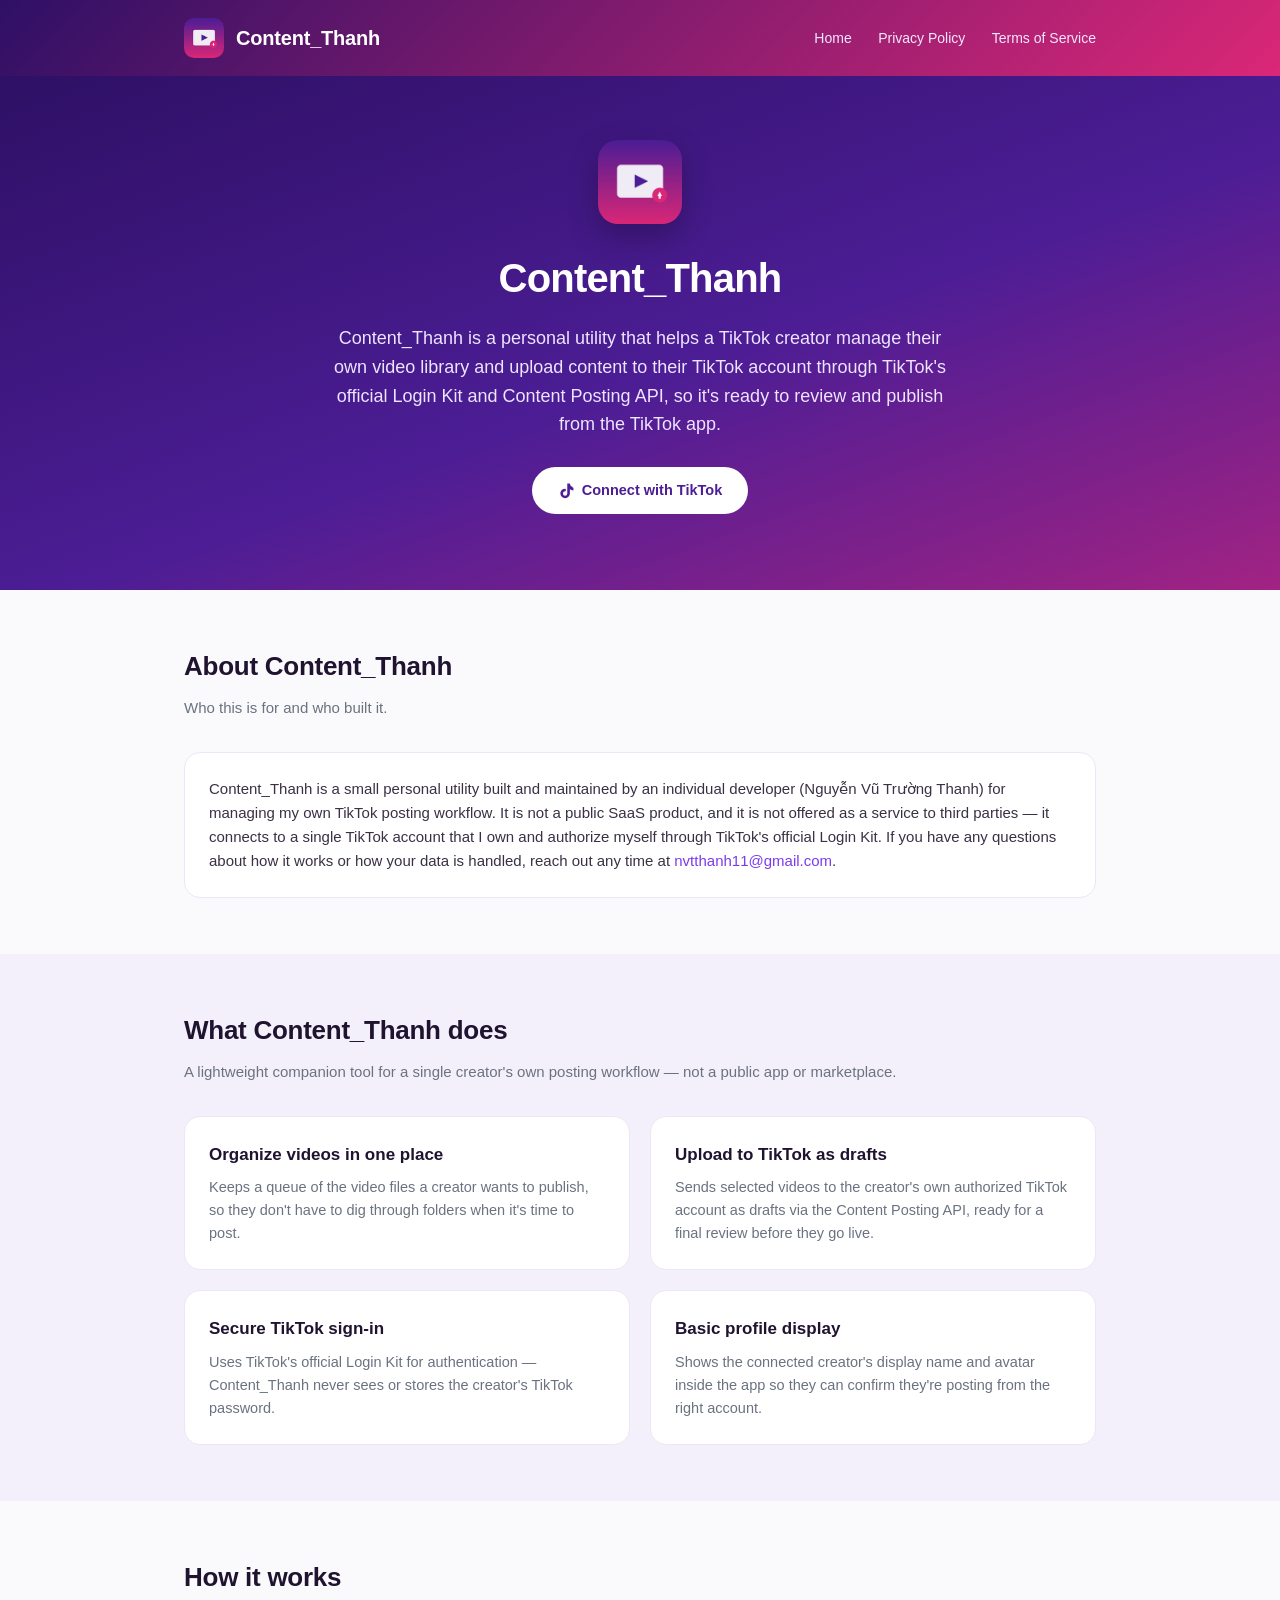
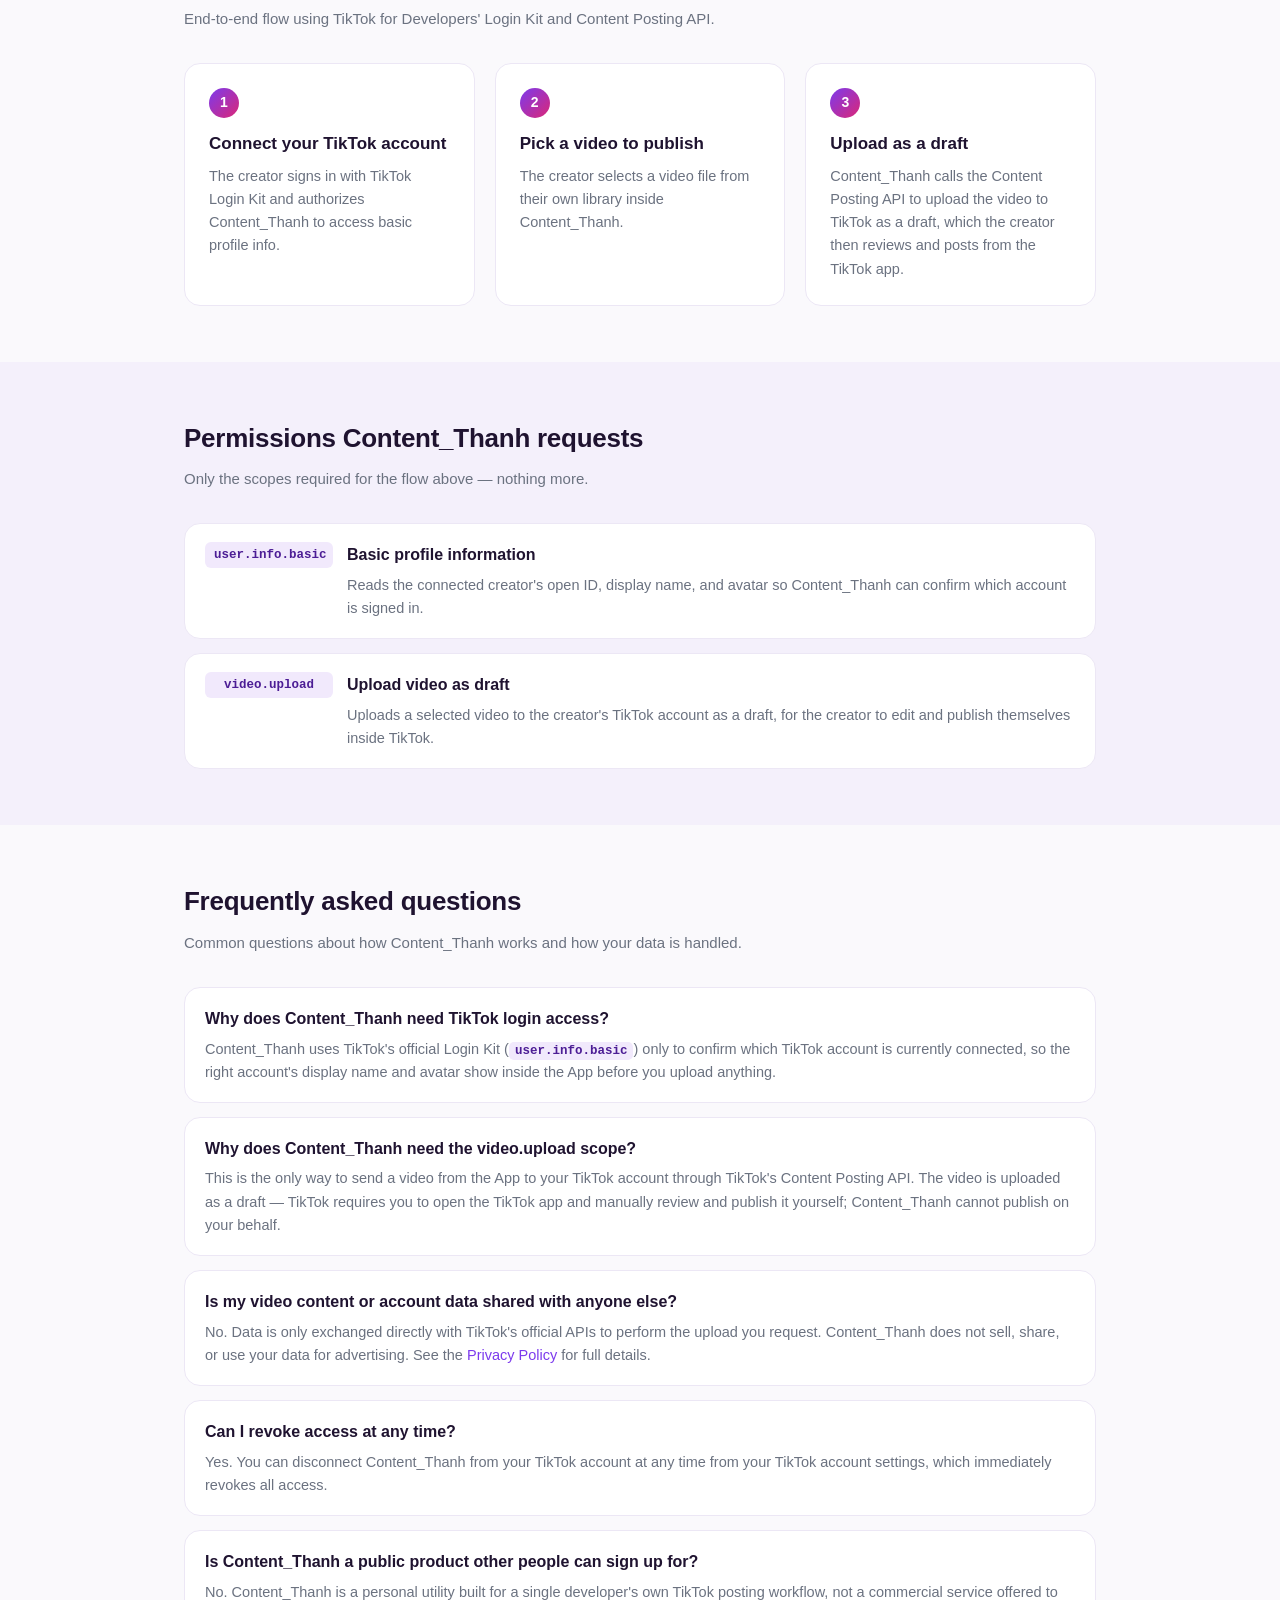
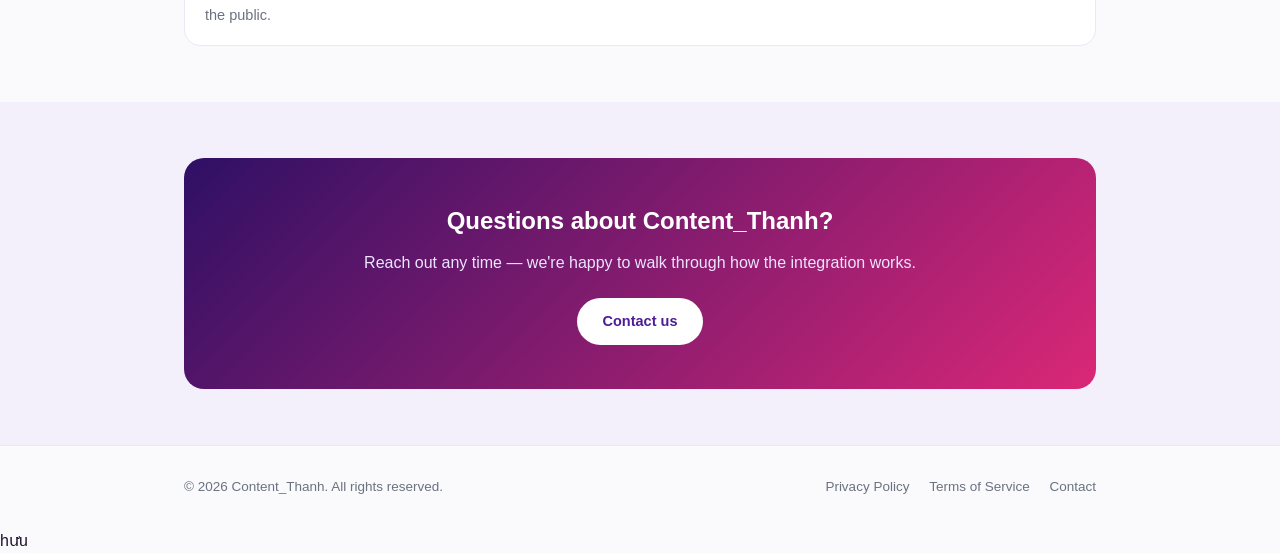
<file: index.html>
<!DOCTYPE html>
<html lang="en">
<head>
<meta charset="UTF-8">
<meta name="viewport" content="width=device-width, initial-scale=1.0">
<title>Content_Thanh &mdash; Automatic TikTok Video Posting Tool</title>
<meta name="description" content="Content_Thanh helps creators manage and automatically post video content to their own TikTok account through TikTok's official Login Kit and Content Posting API.">
<link rel="icon" type="image/x-icon" href="favicon.ico">
<link rel="icon" type="image/png" sizes="32x32" href="icon-32.png">
<link rel="icon" type="image/png" sizes="192x192" href="icon-192.png">
<link rel="apple-touch-icon" href="apple-touch-icon.png">
<link rel="stylesheet" href="style.css">
</head>
<body>

<header class="site-header">
  <div class="wrap">
    <div class="brand">
      <img src="icon-64.png" alt="Content_Thanh app icon">
      <span>Content_Thanh</span>
    </div>
    <nav class="site-nav">
      <a href="index.html">Home</a>
      <a href="privacy.html">Privacy Policy</a>
      <a href="terms.html">Terms of Service</a>
    </nav>
  </div>
</header>

<section class="hero">
  <div class="wrap">
    <img class="icon-badge" src="icon-192.png" alt="Content_Thanh">
    <h1>Content_Thanh</h1>
    <p class="lead">Content_Thanh is a personal utility that helps a TikTok creator manage their own video library and upload content to their TikTok account through TikTok's official Login Kit and Content Posting API, so it's ready to review and publish from the TikTok app.</p>
    <div class="hero-cta">
      <a class="btn" id="tiktok-login-btn" href="#">
        <svg xmlns="http://www.w3.org/2000/svg" width="18" height="18" viewBox="0 0 24 24" fill="currentColor" style="vertical-align:middle;margin-right:6px;flex-shrink:0"><path d="M19.59 6.69a4.83 4.83 0 0 1-3.77-4.25V2h-3.45v13.67a2.89 2.89 0 0 1-2.88 2.5 2.89 2.89 0 0 1-2.89-2.89 2.89 2.89 0 0 1 2.89-2.89c.28 0 .54.04.79.1V9.01a6.35 6.35 0 0 0-.79-.05 6.34 6.34 0 0 0-6.34 6.34 6.34 6.34 0 0 0 6.34 6.34 6.34 6.34 0 0 0 6.34-6.34V9.68a8.09 8.09 0 0 0 4.74 1.52V7.74a4.85 4.85 0 0 1-1-.05z"/></svg>Connect with TikTok
      </a>
    </div>
  </div>
</section>

<section>
  <div class="wrap">
    <h2 class="section-title">About Content_Thanh</h2>
    <p class="section-sub">Who this is for and who built it.</p>
    <div class="card">
      <p style="margin:0;color:#3a3145;font-size:15px;">Content_Thanh is a small personal utility built and maintained by an individual developer (Nguyễn Vũ Trường Thanh) for managing my own TikTok posting workflow. It is not a public SaaS product, and it is not offered as a service to third parties &mdash; it connects to a single TikTok account that I own and authorize myself through TikTok's official Login Kit. If you have any questions about how it works or how your data is handled, reach out any time at <a href="mailto:nvtthanh11@gmail.com">nvtthanh11@gmail.com</a>.</p>
    </div>
  </div>
</section>

<section class="alt">
  <div class="wrap">
    <h2 class="section-title">What Content_Thanh does</h2>
    <p class="section-sub">A lightweight companion tool for a single creator's own posting workflow &mdash; not a public app or marketplace.</p>
    <div class="grid-2">
      <div class="card">
        <h3>Organize videos in one place</h3>
        <p>Keeps a queue of the video files a creator wants to publish, so they don't have to dig through folders when it's time to post.</p>
      </div>
      <div class="card">
        <h3>Upload to TikTok as drafts</h3>
        <p>Sends selected videos to the creator's own authorized TikTok account as drafts via the Content Posting API, ready for a final review before they go live.</p>
      </div>
      <div class="card">
        <h3>Secure TikTok sign-in</h3>
        <p>Uses TikTok's official Login Kit for authentication &mdash; Content_Thanh never sees or stores the creator's TikTok password.</p>
      </div>
      <div class="card">
        <h3>Basic profile display</h3>
        <p>Shows the connected creator's display name and avatar inside the app so they can confirm they're posting from the right account.</p>
      </div>
    </div>
  </div>
</section>

<section>
  <div class="wrap">
    <h2 class="section-title">How it works</h2>
    <p class="section-sub">End-to-end flow using TikTok for Developers' Login Kit and Content Posting API.</p>
    <div class="grid-3">
      <div class="card">
        <span class="num">1</span>
        <h3>Connect your TikTok account</h3>
        <p>The creator signs in with TikTok Login Kit and authorizes Content_Thanh to access basic profile info.</p>
      </div>
      <div class="card">
        <span class="num">2</span>
        <h3>Pick a video to publish</h3>
        <p>The creator selects a video file from their own library inside Content_Thanh.</p>
      </div>
      <div class="card">
        <span class="num">3</span>
        <h3>Upload as a draft</h3>
        <p>Content_Thanh calls the Content Posting API to upload the video to TikTok as a draft, which the creator then reviews and posts from the TikTok app.</p>
      </div>
    </div>
  </div>
</section>

<section class="alt">
  <div class="wrap">
    <h2 class="section-title">Permissions Content_Thanh requests</h2>
    <p class="section-sub">Only the scopes required for the flow above &mdash; nothing more.</p>
    <div class="scope-list">
      <div class="scope-item">
        <code>user.info.basic</code>
        <div>
          <strong>Basic profile information</strong>
          <p>Reads the connected creator's open ID, display name, and avatar so Content_Thanh can confirm which account is signed in.</p>
        </div>
      </div>
      <div class="scope-item">
        <code>video.upload</code>
        <div>
          <strong>Upload video as draft</strong>
          <p>Uploads a selected video to the creator's TikTok account as a draft, for the creator to edit and publish themselves inside TikTok.</p>
        </div>
      </div>
    </div>
  </div>
</section>

<section>
  <div class="wrap">
    <h2 class="section-title">Frequently asked questions</h2>
    <p class="section-sub">Common questions about how Content_Thanh works and how your data is handled.</p>
    <div class="scope-list">
      <div class="scope-item">
        <div>
          <strong>Why does Content_Thanh need TikTok login access?</strong>
          <p>Content_Thanh uses TikTok's official Login Kit (<code>user.info.basic</code>) only to confirm which TikTok account is currently connected, so the right account's display name and avatar show inside the App before you upload anything.</p>
        </div>
      </div>
      <div class="scope-item">
        <div>
          <strong>Why does Content_Thanh need the video.upload scope?</strong>
          <p>This is the only way to send a video from the App to your TikTok account through TikTok's Content Posting API. The video is uploaded as a draft &mdash; TikTok requires you to open the TikTok app and manually review and publish it yourself; Content_Thanh cannot publish on your behalf.</p>
        </div>
      </div>
      <div class="scope-item">
        <div>
          <strong>Is my video content or account data shared with anyone else?</strong>
          <p>No. Data is only exchanged directly with TikTok's official APIs to perform the upload you request. Content_Thanh does not sell, share, or use your data for advertising. See the <a href="privacy.html">Privacy Policy</a> for full details.</p>
        </div>
      </div>
      <div class="scope-item">
        <div>
          <strong>Can I revoke access at any time?</strong>
          <p>Yes. You can disconnect Content_Thanh from your TikTok account at any time from your TikTok account settings, which immediately revokes all access.</p>
        </div>
      </div>
      <div class="scope-item">
        <div>
          <strong>Is Content_Thanh a public product other people can sign up for?</strong>
          <p>No. Content_Thanh is a personal utility built for a single developer's own TikTok posting workflow, not a commercial service offered to the public.</p>
        </div>
      </div>
    </div>
  </div>
</section>

<section class="alt">
  <div class="wrap">
    <div class="cta">
      <h2>Questions about Content_Thanh?</h2>
      <p>Reach out any time &mdash; we're happy to walk through how the integration works.</p>
      <a class="btn" href="mailto:nvtthanh11@gmail.com">Contact us</a>
    </div>
  </div>
</section>

<footer class="site-footer">
  <div class="wrap">
    <span>&copy; 2026 Content_Thanh. All rights reserved.</span>
    <div>
      <a href="privacy.html">Privacy Policy</a>
      <a href="terms.html">Terms of Service</a>
      <a href="mailto:nvtthanh11@gmail.com">Contact</a>
    </div>
  </div>
</footer>

<script>
(function(){
  var p = new URLSearchParams(window.location.search);
  if(p.get('code')){
    var b = document.getElementById('tiktok-login-btn');
    if(b){
      b.innerHTML = '&#10003; TikTok Connected';
      b.style.background = '#10b981';
      b.style.color = '#fff';
      b.removeAttribute('href');
      b.style.cursor = 'default';
    }
    return;
  }

  var btn = document.getElementById('tiktok-login-btn');
  if(!btn) return;

  btn.addEventListener('click', async function(e){
    e.preventDefault();
    btn.textContent = 'Connecting…';
    btn.style.opacity = '0.7';

    var arr = new Uint8Array(32);
    crypto.getRandomValues(arr);
    var verifier = btoa(String.fromCharCode.apply(null, arr))
      .replace(/\+/g,'-').replace(/\//g,'_').replace(/=/g,'');
    sessionStorage.setItem('tt_cv', verifier);

    var data = new TextEncoder().encode(verifier);
    var hash = await crypto.subtle.digest('SHA-256', data);
    var challenge = btoa(String.fromCharCode.apply(null, new Uint8Array(hash)))
      .replace(/\+/g,'-').replace(/\//g,'_').replace(/=/g,'');

    var url = new URL('https://www.tiktok.com/v2/auth/authorize/');
    url.searchParams.set('client_key', 'aw1mnyno95dg4vum');
    url.searchParams.set('scope', 'user.info.basic,video.upload');
    url.searchParams.set('response_type', 'code');
    url.searchParams.set('redirect_uri', 'https://nvtthanh11.github.io/content-thanh-app/');
    url.searchParams.set('state', 'login');
    url.searchParams.set('code_challenge', challenge);
    url.searchParams.set('code_challenge_method', 'S256');

    window.location.href = url.toString();
  });
})();
</script>
</body>
</html>hưu
</file>
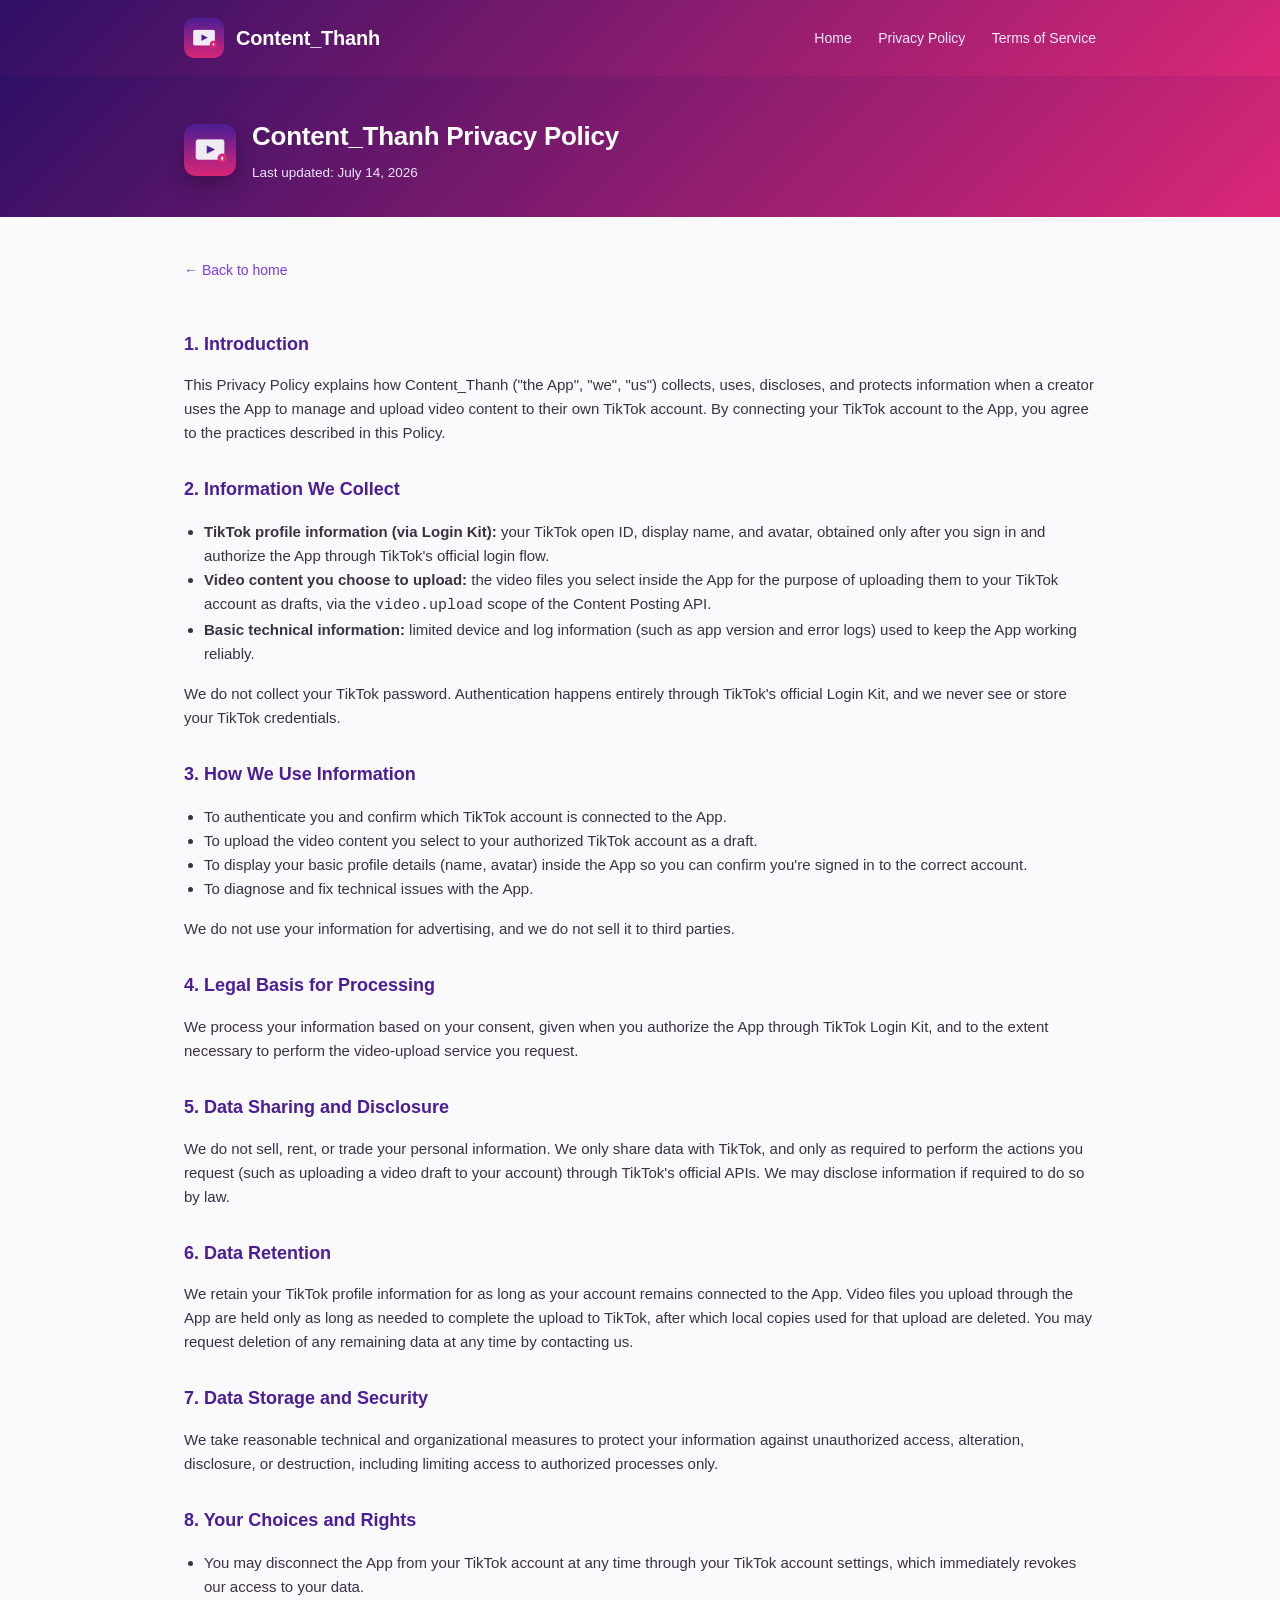
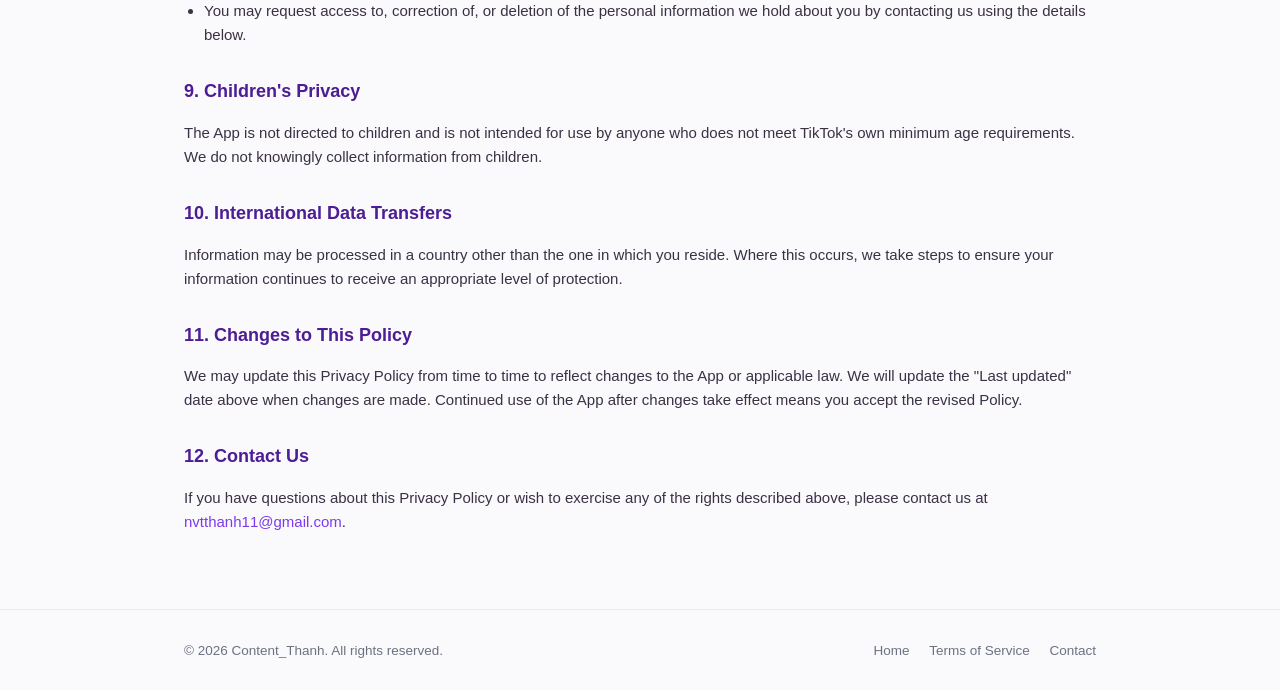
<file: privacy.html>
<!DOCTYPE html>
<html lang="en">
<head>
<meta charset="UTF-8">
<meta name="viewport" content="width=device-width, initial-scale=1.0">
<title>Content_Thanh Privacy Policy</title>
<meta name="description" content="Privacy Policy for the Content_Thanh application.">
<link rel="icon" type="image/x-icon" href="favicon.ico">
<link rel="icon" type="image/png" sizes="32x32" href="icon-32.png">
<link rel="icon" type="image/png" sizes="192x192" href="icon-192.png">
<link rel="apple-touch-icon" href="apple-touch-icon.png">
<link rel="stylesheet" href="style.css">
</head>
<body>

<header class="site-header">
  <div class="wrap">
    <div class="brand">
      <img src="icon-64.png" alt="Content_Thanh app icon">
      <span>Content_Thanh</span>
    </div>
    <nav class="site-nav">
      <a href="index.html">Home</a>
      <a href="privacy.html">Privacy Policy</a>
      <a href="terms.html">Terms of Service</a>
    </nav>
  </div>
</header>

<div class="legal-header">
  <div class="wrap">
    <img src="icon-64.png" alt="Content_Thanh app icon">
    <div>
      <h1>Content_Thanh Privacy Policy</h1>
      <div class="updated">Last updated: July 14, 2026</div>
    </div>
  </div>
</div>

<div class="legal-body">
  <div class="wrap">
    <a class="back-link" href="index.html">&larr; Back to home</a>

    <h2>1. Introduction</h2>
    <p>This Privacy Policy explains how Content_Thanh ("the App", "we", "us") collects, uses, discloses, and protects information when a creator uses the App to manage and upload video content to their own TikTok account. By connecting your TikTok account to the App, you agree to the practices described in this Policy.</p>

    <h2>2. Information We Collect</h2>
    <ul>
      <li><strong>TikTok profile information (via Login Kit):</strong> your TikTok open ID, display name, and avatar, obtained only after you sign in and authorize the App through TikTok's official login flow.</li>
      <li><strong>Video content you choose to upload:</strong> the video files you select inside the App for the purpose of uploading them to your TikTok account as drafts, via the <code>video.upload</code> scope of the Content Posting API.</li>
      <li><strong>Basic technical information:</strong> limited device and log information (such as app version and error logs) used to keep the App working reliably.</li>
    </ul>
    <p>We do not collect your TikTok password. Authentication happens entirely through TikTok's official Login Kit, and we never see or store your TikTok credentials.</p>

    <h2>3. How We Use Information</h2>
    <ul>
      <li>To authenticate you and confirm which TikTok account is connected to the App.</li>
      <li>To upload the video content you select to your authorized TikTok account as a draft.</li>
      <li>To display your basic profile details (name, avatar) inside the App so you can confirm you're signed in to the correct account.</li>
      <li>To diagnose and fix technical issues with the App.</li>
    </ul>
    <p>We do not use your information for advertising, and we do not sell it to third parties.</p>

    <h2>4. Legal Basis for Processing</h2>
    <p>We process your information based on your consent, given when you authorize the App through TikTok Login Kit, and to the extent necessary to perform the video-upload service you request.</p>

    <h2>5. Data Sharing and Disclosure</h2>
    <p>We do not sell, rent, or trade your personal information. We only share data with TikTok, and only as required to perform the actions you request (such as uploading a video draft to your account) through TikTok's official APIs. We may disclose information if required to do so by law.</p>

    <h2>6. Data Retention</h2>
    <p>We retain your TikTok profile information for as long as your account remains connected to the App. Video files you upload through the App are held only as long as needed to complete the upload to TikTok, after which local copies used for that upload are deleted. You may request deletion of any remaining data at any time by contacting us.</p>

    <h2>7. Data Storage and Security</h2>
    <p>We take reasonable technical and organizational measures to protect your information against unauthorized access, alteration, disclosure, or destruction, including limiting access to authorized processes only.</p>

    <h2>8. Your Choices and Rights</h2>
    <ul>
      <li>You may disconnect the App from your TikTok account at any time through your TikTok account settings, which immediately revokes our access to your data.</li>
      <li>You may request access to, correction of, or deletion of the personal information we hold about you by contacting us using the details below.</li>
    </ul>

    <h2>9. Children's Privacy</h2>
    <p>The App is not directed to children and is not intended for use by anyone who does not meet TikTok's own minimum age requirements. We do not knowingly collect information from children.</p>

    <h2>10. International Data Transfers</h2>
    <p>Information may be processed in a country other than the one in which you reside. Where this occurs, we take steps to ensure your information continues to receive an appropriate level of protection.</p>

    <h2>11. Changes to This Policy</h2>
    <p>We may update this Privacy Policy from time to time to reflect changes to the App or applicable law. We will update the "Last updated" date above when changes are made. Continued use of the App after changes take effect means you accept the revised Policy.</p>

    <h2>12. Contact Us</h2>
    <p>If you have questions about this Privacy Policy or wish to exercise any of the rights described above, please contact us at <a href="mailto:nvtthanh11@gmail.com">nvtthanh11@gmail.com</a>.</p>
  </div>
</div>

<footer class="site-footer">
  <div class="wrap">
    <span>&copy; 2026 Content_Thanh. All rights reserved.</span>
    <div>
      <a href="index.html">Home</a>
      <a href="terms.html">Terms of Service</a>
      <a href="mailto:nvtthanh11@gmail.com">Contact</a>
    </div>
  </div>
</footer>

</body>
</html>
</file>
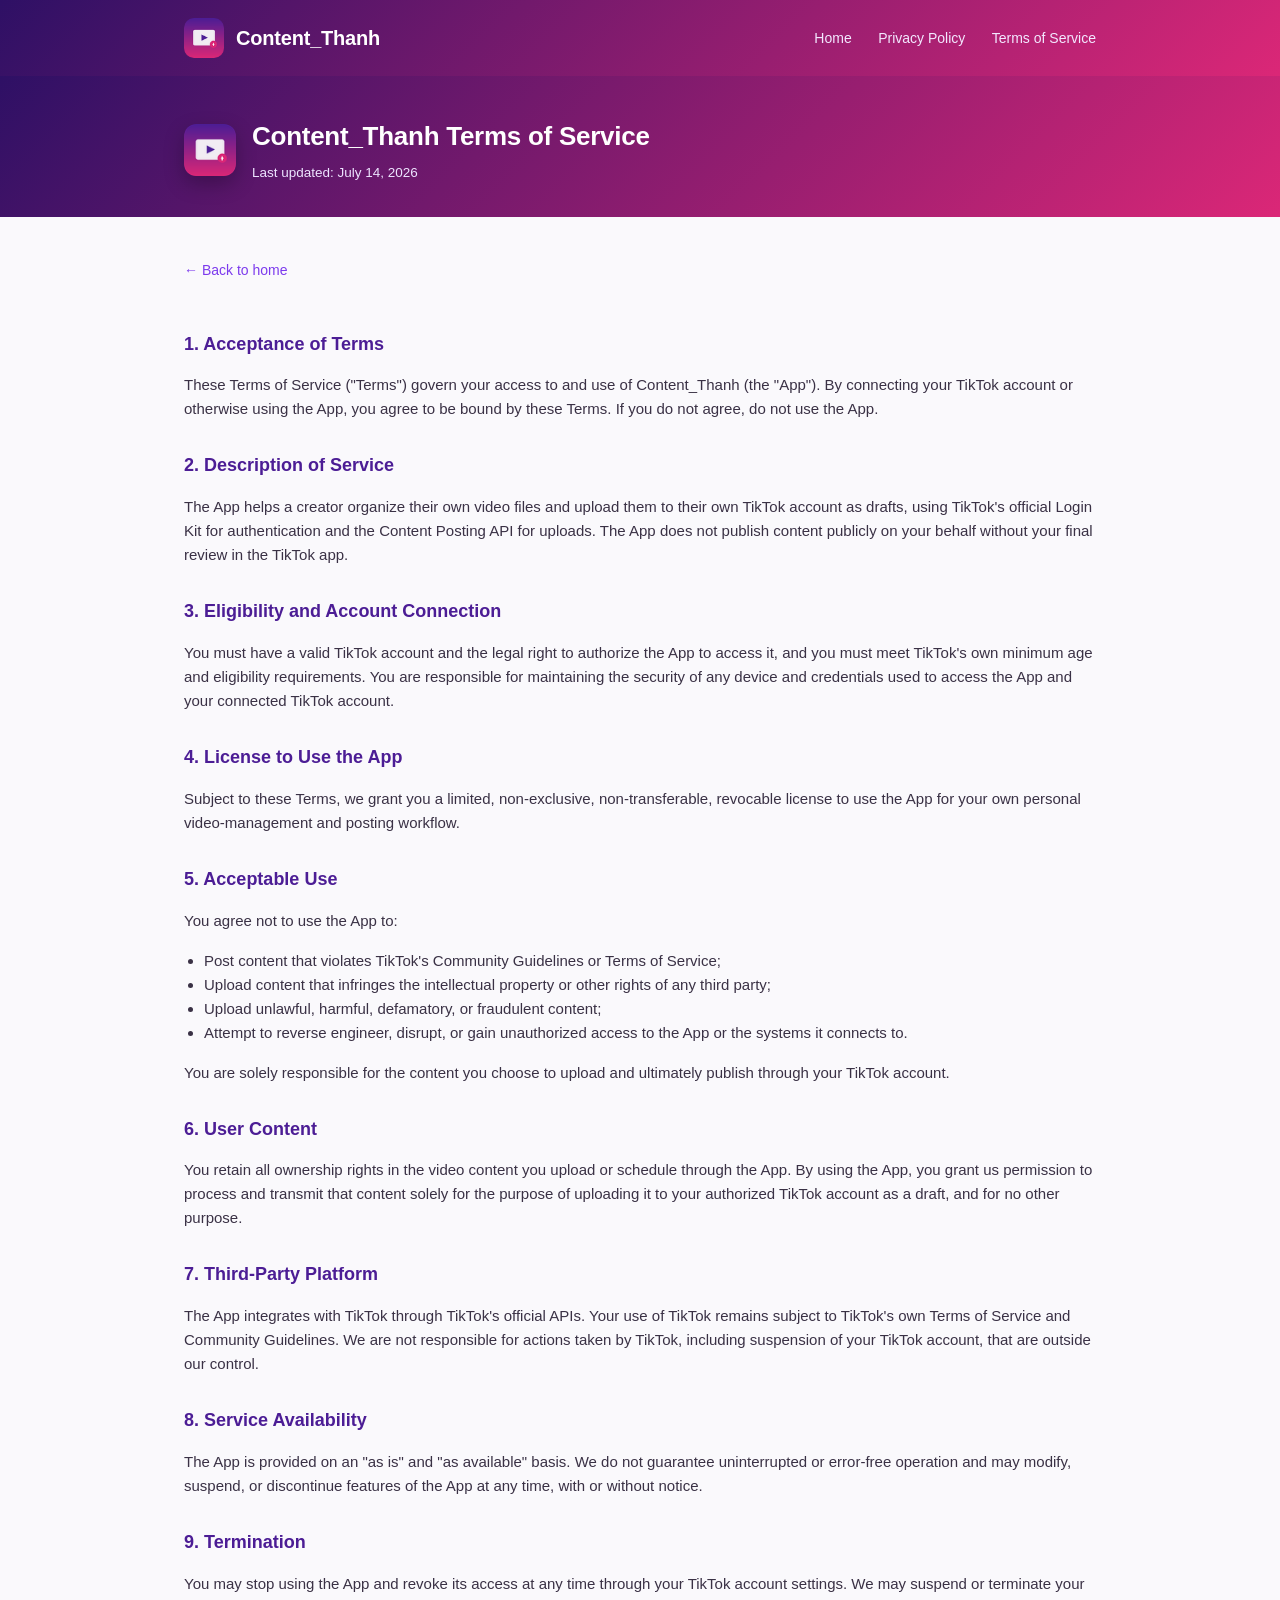
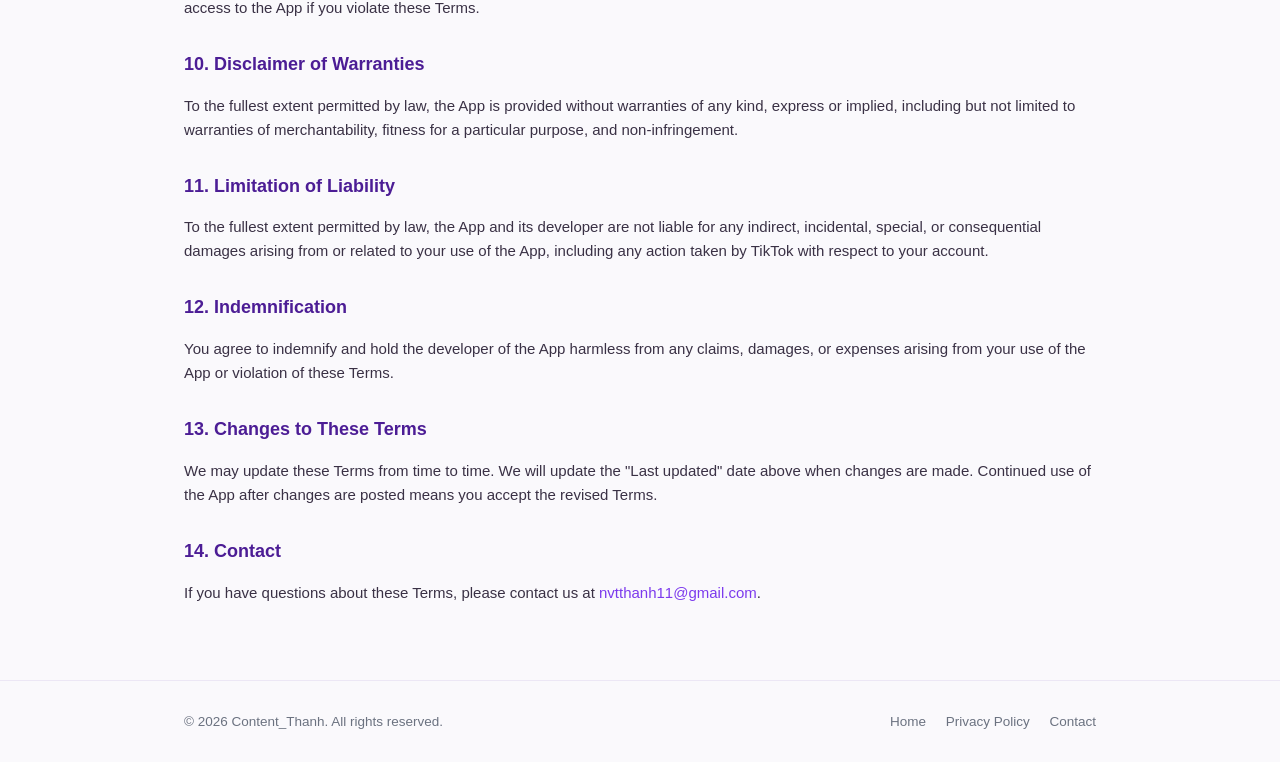
<file: terms.html>
<!DOCTYPE html>
<html lang="en">
<head>
<meta charset="UTF-8">
<meta name="viewport" content="width=device-width, initial-scale=1.0">
<title>Content_Thanh Terms of Service</title>
<meta name="description" content="Terms of Service for the Content_Thanh application.">
<link rel="icon" type="image/x-icon" href="favicon.ico">
<link rel="icon" type="image/png" sizes="32x32" href="icon-32.png">
<link rel="icon" type="image/png" sizes="192x192" href="icon-192.png">
<link rel="apple-touch-icon" href="apple-touch-icon.png">
<link rel="stylesheet" href="style.css">
</head>
<body>

<header class="site-header">
  <div class="wrap">
    <div class="brand">
      <img src="icon-64.png" alt="Content_Thanh app icon">
      <span>Content_Thanh</span>
    </div>
    <nav class="site-nav">
      <a href="index.html">Home</a>
      <a href="privacy.html">Privacy Policy</a>
      <a href="terms.html">Terms of Service</a>
    </nav>
  </div>
</header>

<div class="legal-header">
  <div class="wrap">
    <img src="icon-64.png" alt="Content_Thanh app icon">
    <div>
      <h1>Content_Thanh Terms of Service</h1>
      <div class="updated">Last updated: July 14, 2026</div>
    </div>
  </div>
</div>

<div class="legal-body">
  <div class="wrap">
    <a class="back-link" href="index.html">&larr; Back to home</a>

    <h2>1. Acceptance of Terms</h2>
    <p>These Terms of Service ("Terms") govern your access to and use of Content_Thanh (the "App"). By connecting your TikTok account or otherwise using the App, you agree to be bound by these Terms. If you do not agree, do not use the App.</p>

    <h2>2. Description of Service</h2>
    <p>The App helps a creator organize their own video files and upload them to their own TikTok account as drafts, using TikTok's official Login Kit for authentication and the Content Posting API for uploads. The App does not publish content publicly on your behalf without your final review in the TikTok app.</p>

    <h2>3. Eligibility and Account Connection</h2>
    <p>You must have a valid TikTok account and the legal right to authorize the App to access it, and you must meet TikTok's own minimum age and eligibility requirements. You are responsible for maintaining the security of any device and credentials used to access the App and your connected TikTok account.</p>

    <h2>4. License to Use the App</h2>
    <p>Subject to these Terms, we grant you a limited, non-exclusive, non-transferable, revocable license to use the App for your own personal video-management and posting workflow.</p>

    <h2>5. Acceptable Use</h2>
    <p>You agree not to use the App to:</p>
    <ul>
      <li>Post content that violates TikTok's Community Guidelines or Terms of Service;</li>
      <li>Upload content that infringes the intellectual property or other rights of any third party;</li>
      <li>Upload unlawful, harmful, defamatory, or fraudulent content;</li>
      <li>Attempt to reverse engineer, disrupt, or gain unauthorized access to the App or the systems it connects to.</li>
    </ul>
    <p>You are solely responsible for the content you choose to upload and ultimately publish through your TikTok account.</p>

    <h2>6. User Content</h2>
    <p>You retain all ownership rights in the video content you upload or schedule through the App. By using the App, you grant us permission to process and transmit that content solely for the purpose of uploading it to your authorized TikTok account as a draft, and for no other purpose.</p>

    <h2>7. Third-Party Platform</h2>
    <p>The App integrates with TikTok through TikTok's official APIs. Your use of TikTok remains subject to TikTok's own Terms of Service and Community Guidelines. We are not responsible for actions taken by TikTok, including suspension of your TikTok account, that are outside our control.</p>

    <h2>8. Service Availability</h2>
    <p>The App is provided on an "as is" and "as available" basis. We do not guarantee uninterrupted or error-free operation and may modify, suspend, or discontinue features of the App at any time, with or without notice.</p>

    <h2>9. Termination</h2>
    <p>You may stop using the App and revoke its access at any time through your TikTok account settings. We may suspend or terminate your access to the App if you violate these Terms.</p>

    <h2>10. Disclaimer of Warranties</h2>
    <p>To the fullest extent permitted by law, the App is provided without warranties of any kind, express or implied, including but not limited to warranties of merchantability, fitness for a particular purpose, and non-infringement.</p>

    <h2>11. Limitation of Liability</h2>
    <p>To the fullest extent permitted by law, the App and its developer are not liable for any indirect, incidental, special, or consequential damages arising from or related to your use of the App, including any action taken by TikTok with respect to your account.</p>

    <h2>12. Indemnification</h2>
    <p>You agree to indemnify and hold the developer of the App harmless from any claims, damages, or expenses arising from your use of the App or violation of these Terms.</p>

    <h2>13. Changes to These Terms</h2>
    <p>We may update these Terms from time to time. We will update the "Last updated" date above when changes are made. Continued use of the App after changes are posted means you accept the revised Terms.</p>

    <h2>14. Contact</h2>
    <p>If you have questions about these Terms, please contact us at <a href="mailto:nvtthanh11@gmail.com">nvtthanh11@gmail.com</a>.</p>
  </div>
</div>

<footer class="site-footer">
  <div class="wrap">
    <span>&copy; 2026 Content_Thanh. All rights reserved.</span>
    <div>
      <a href="index.html">Home</a>
      <a href="privacy.html">Privacy Policy</a>
      <a href="mailto:nvtthanh11@gmail.com">Contact</a>
    </div>
  </div>
</footer>

</body>
</html>
</file>
<file: style.css>
:root {
  --purple-900: #2e1065;
  --purple-700: #4c1d95;
  --purple-500: #7c3aed;
  --pink-500: #db2777;
  --ink: #1f1330;
  --muted: #6b7280;
  --bg: #faf9fc;
  --card: #ffffff;
  --border: #ece7f5;
  --radius: 16px;
}

* { box-sizing: border-box; }

body {
  margin: 0;
  font-family: -apple-system, BlinkMacSystemFont, "Segoe UI", Roboto, Helvetica, Arial, sans-serif;
  color: var(--ink);
  background: var(--bg);
  line-height: 1.6;
}

a { color: var(--purple-500); text-decoration: none; }
a:hover { text-decoration: underline; }

.wrap { max-width: 960px; margin: 0 auto; padding: 0 24px; }

/* Header */
header.site-header {
  background: linear-gradient(135deg, var(--purple-900), var(--pink-500));
  color: #fff;
  padding: 18px 0;
}
header.site-header .wrap {
  display: flex;
  align-items: center;
  justify-content: space-between;
}
.brand { display: flex; align-items: center; gap: 12px; }
.brand img { width: 40px; height: 40px; border-radius: 10px; display: block; }
.brand span { font-weight: 700; font-size: 20px; letter-spacing: -0.01em; color: #fff; }
nav.site-nav a {
  color: #f3e8ff;
  margin-left: 22px;
  font-size: 14px;
  font-weight: 500;
}
nav.site-nav a:hover { color: #fff; }

/* Hero */
.hero {
  background: linear-gradient(160deg, var(--purple-900), var(--purple-700) 55%, var(--pink-500) 130%);
  color: #fff;
  padding: 64px 0 76px;
}
.hero .wrap { text-align: center; }
.hero h1 {
  font-size: 40px;
  margin: 0 0 14px;
  letter-spacing: -0.02em;
}
.hero p.lead {
  font-size: 18px;
  color: #ede4ff;
  max-width: 620px;
  margin: 0 auto;
}
.hero .icon-badge {
  width: 84px; height: 84px; border-radius: 20px; margin: 0 auto 22px; display: block;
  box-shadow: 0 12px 30px rgba(0,0,0,.25);
}
.hero .hero-cta { margin-top: 28px; }
.hero .hero-cta .btn { display: inline-flex; align-items: center; }

section { padding: 56px 0; }
section.alt { background: #f4f0fb; }

h2.section-title {
  font-size: 26px;
  margin: 0 0 8px;
  letter-spacing: -0.01em;
}
p.section-sub { color: var(--muted); margin: 0 0 32px; font-size: 15px; }

.grid-3 {
  display: grid;
  grid-template-columns: repeat(3, 1fr);
  gap: 20px;
}
.grid-2 {
  display: grid;
  grid-template-columns: repeat(2, 1fr);
  gap: 20px;
}
@media (max-width: 720px) {
  .grid-3, .grid-2 { grid-template-columns: 1fr; }
  .hero h1 { font-size: 30px; }
}

.card {
  background: var(--card);
  border: 1px solid var(--border);
  border-radius: var(--radius);
  padding: 24px;
}
.card h3 { margin: 0 0 8px; font-size: 17px; }
.card p { margin: 0; color: var(--muted); font-size: 14.5px; }
.card .num {
  display: inline-flex; align-items: center; justify-content: center;
  width: 30px; height: 30px; border-radius: 999px;
  background: linear-gradient(135deg, var(--purple-500), var(--pink-500));
  color: #fff; font-weight: 700; font-size: 14px; margin-bottom: 12px;
}

.scope-list { display: flex; flex-direction: column; gap: 14px; }
.scope-item {
  display: flex; gap: 14px; align-items: flex-start;
  background: var(--card); border: 1px solid var(--border);
  border-radius: var(--radius); padding: 18px 20px;
}
.scope-item > code {
  background: #f1e9fc; color: var(--purple-700);
  padding: 3px 9px; border-radius: 6px; font-size: 12.5px; font-weight: 600;
  white-space: nowrap; flex-shrink: 0;
  width: 128px; text-align: center;
}
.scope-item p code {
  background: #f1e9fc; color: var(--purple-700);
  padding: 2px 6px; border-radius: 5px; font-size: 12.5px; font-weight: 600;
}
.scope-item p { margin: 6px 0 0; color: var(--muted); font-size: 14.5px; }

.cta {
  text-align: center;
  background: linear-gradient(135deg, var(--purple-900), var(--pink-500));
  color: #fff; border-radius: 20px; padding: 44px 24px;
}
.cta h2 { margin: 0 0 10px; font-size: 24px; }
.cta p { color: #ede4ff; margin: 0 0 22px; }
.btn {
  display: inline-block; background: #fff; color: var(--purple-700);
  font-weight: 700; padding: 12px 26px; border-radius: 999px; font-size: 14.5px;
}
.btn:hover { text-decoration: none; opacity: .92; }

footer.site-footer {
  border-top: 1px solid var(--border);
  padding: 30px 0;
  color: var(--muted);
  font-size: 13.5px;
}
footer.site-footer .wrap {
  display: flex; justify-content: space-between; align-items: center; flex-wrap: wrap; gap: 12px;
}
footer.site-footer a { color: var(--muted); margin-left: 16px; }
footer.site-footer a:first-child { margin-left: 0; }

/* Legal pages */
.legal-header {
  background: linear-gradient(135deg, var(--purple-900), var(--pink-500));
  color: #fff; padding: 40px 0 34px;
}
.legal-header .wrap { display: flex; align-items: center; gap: 16px; }
.legal-header img { width: 52px; height: 52px; border-radius: 12px; box-shadow: 0 8px 20px rgba(0,0,0,.25); }
.legal-header h1 { margin: 0; font-size: 26px; letter-spacing: -0.01em; }
.legal-header .updated { color: #ede4ff; font-size: 13.5px; margin-top: 4px; }

.legal-body { padding: 40px 0 60px; }
.legal-body h2 { font-size: 18px; margin: 30px 0 8px; color: var(--purple-700); }
.legal-body h2:first-child { margin-top: 0; }
.legal-body p, .legal-body li { color: #3a3145; font-size: 15px; }
.legal-body ul { padding-left: 20px; }
.back-link { display: inline-block; margin-bottom: 18px; font-size: 14px; }
</file>
